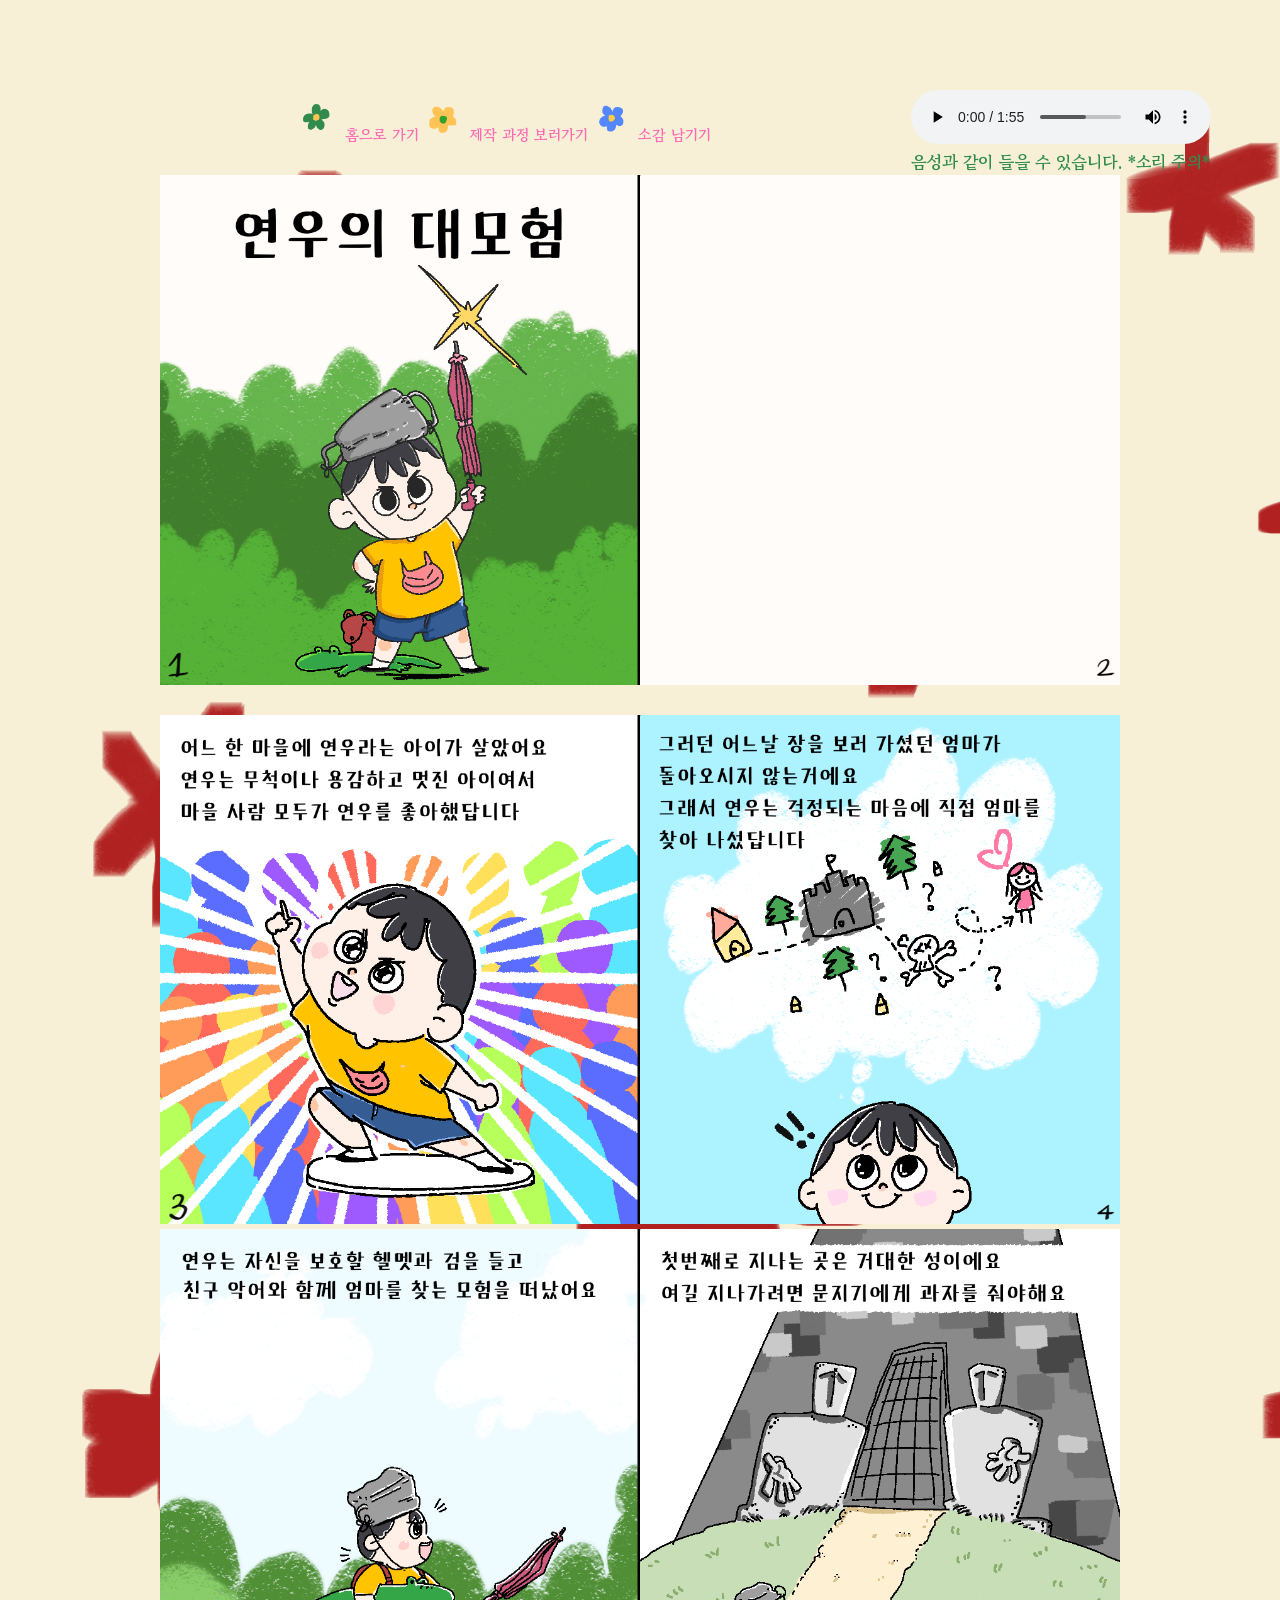
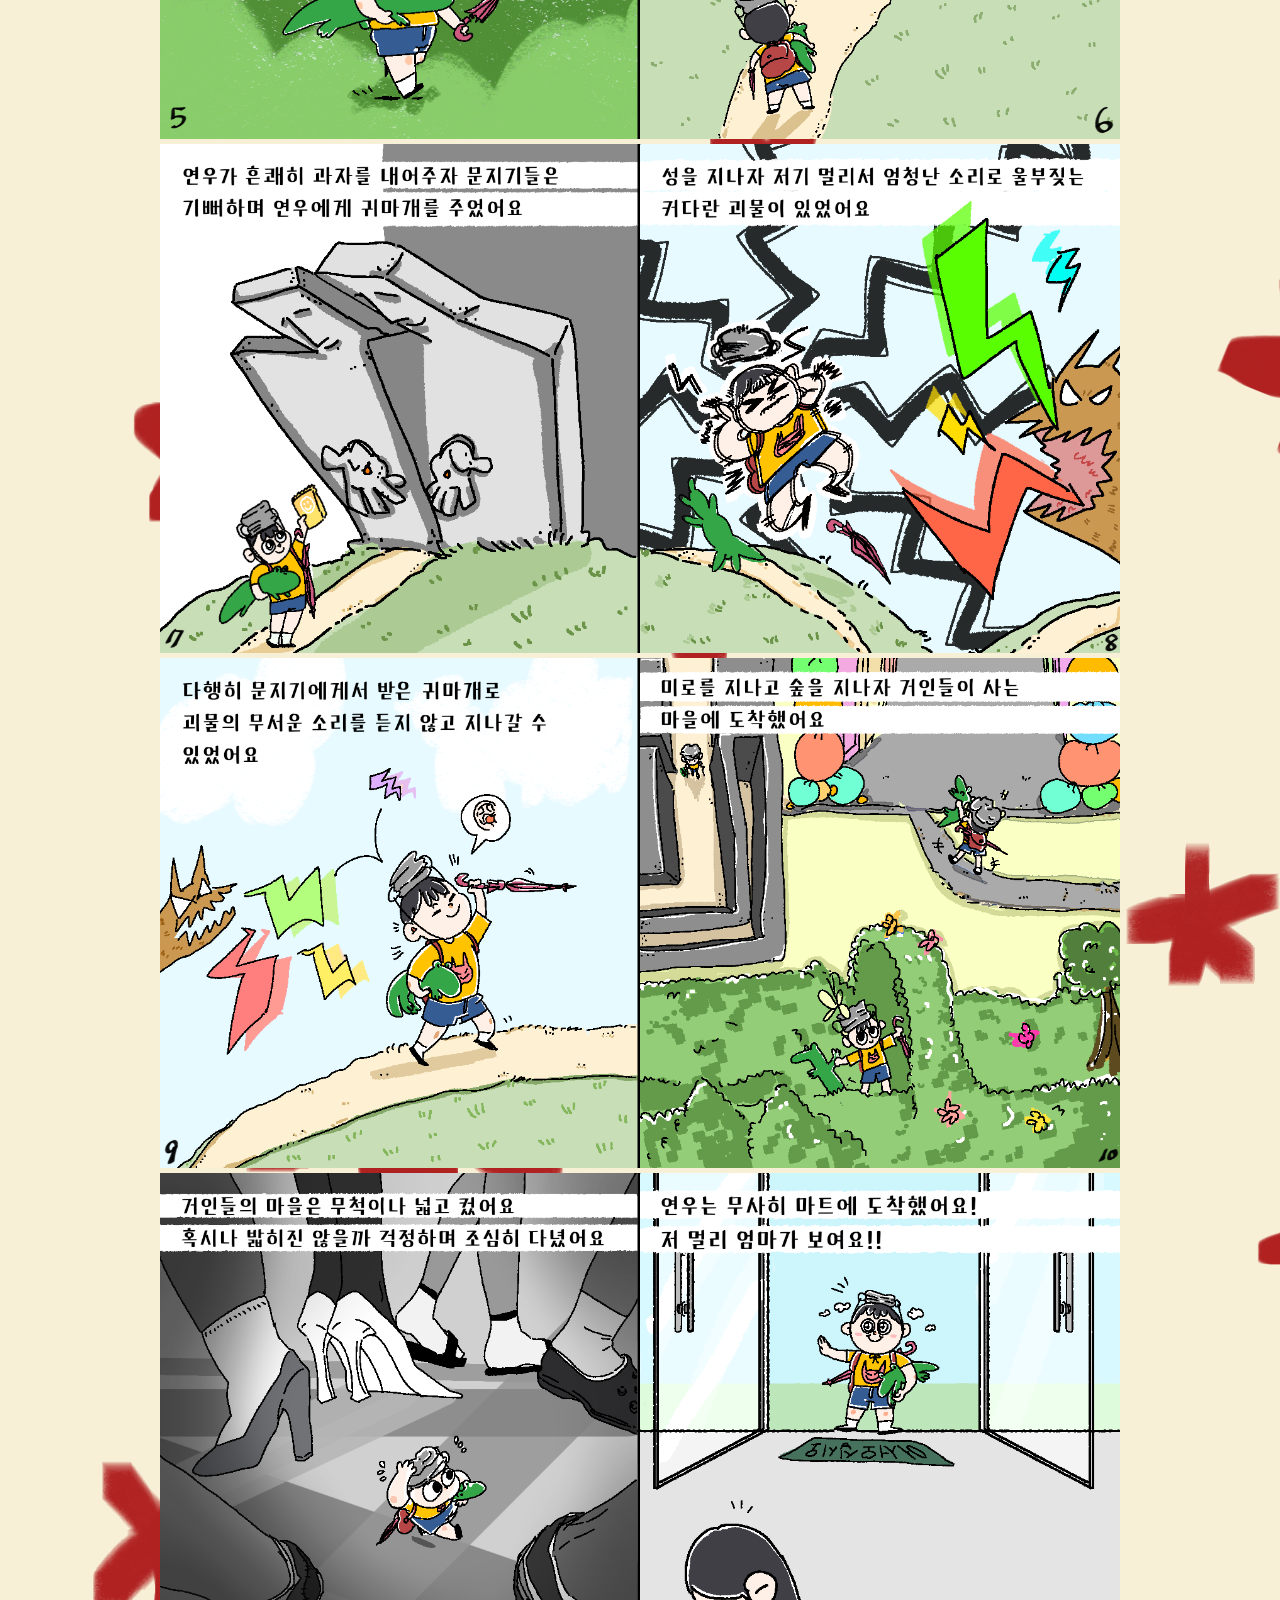
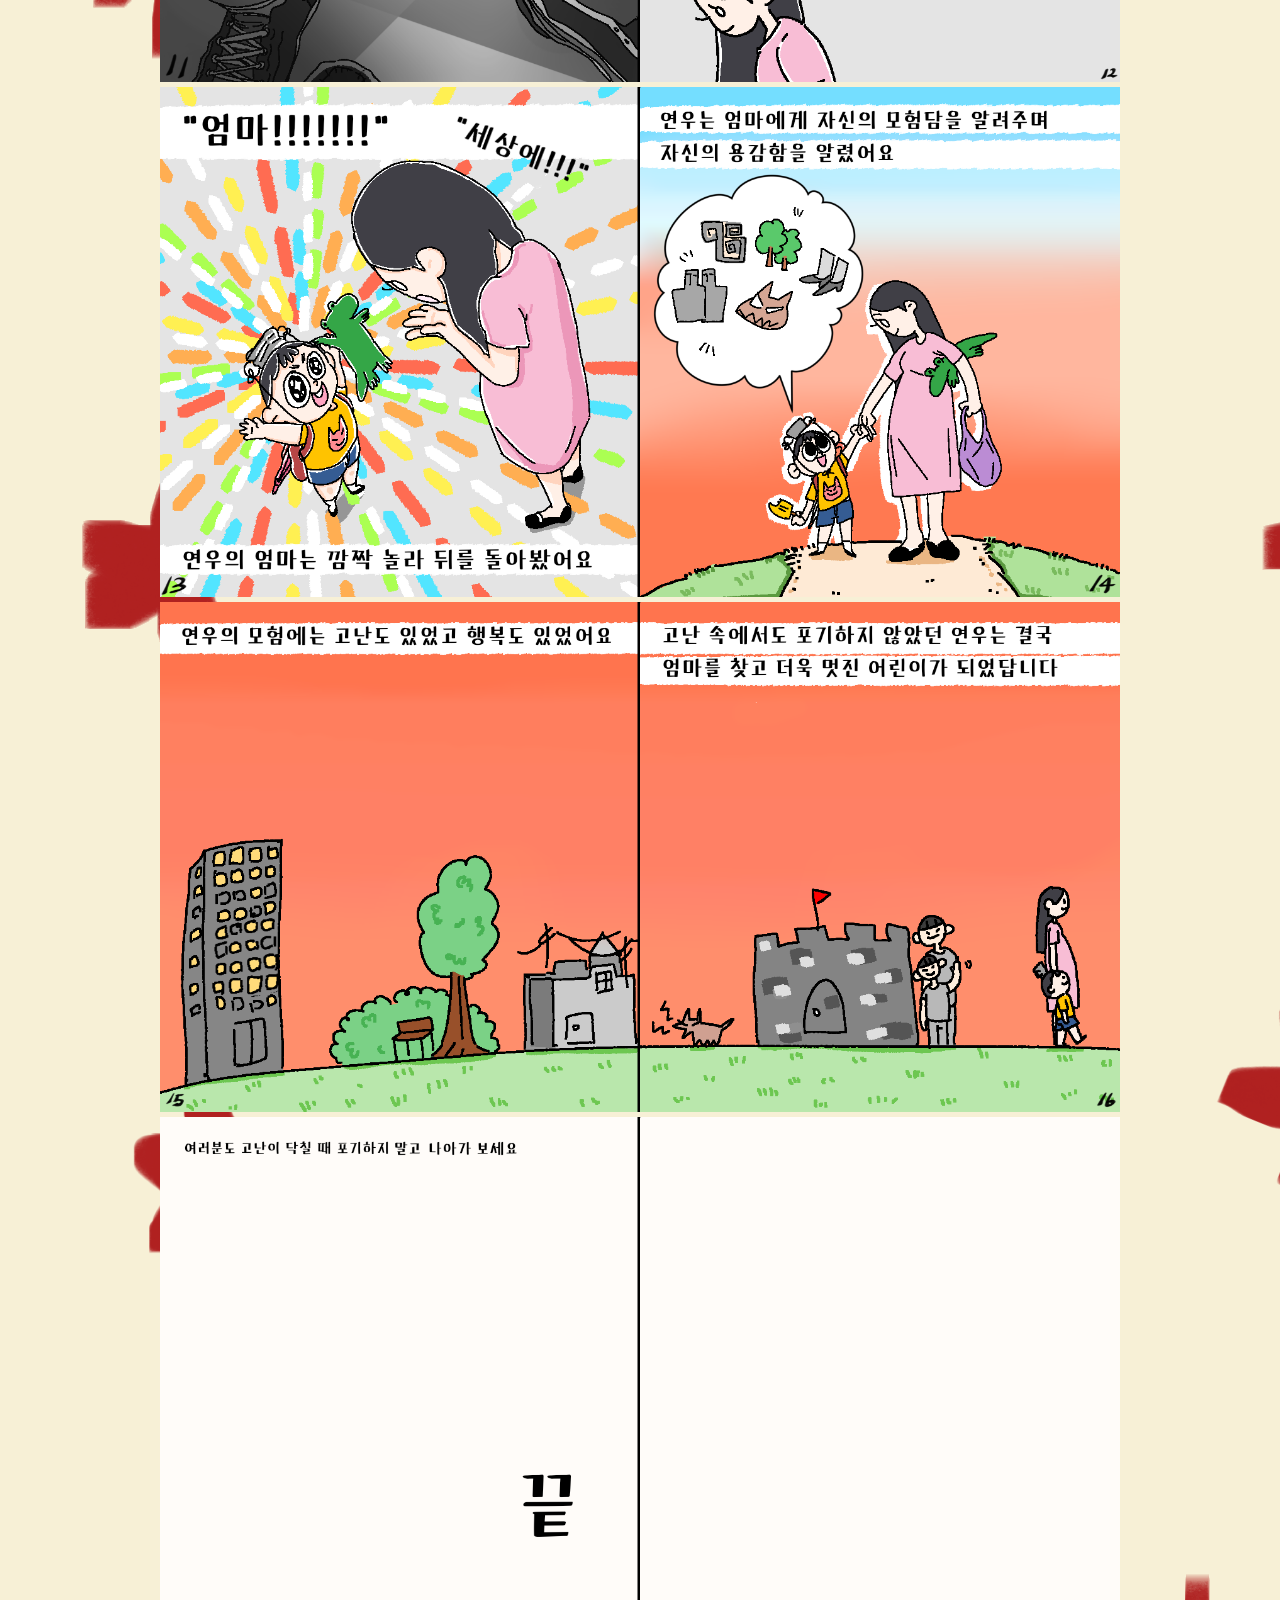
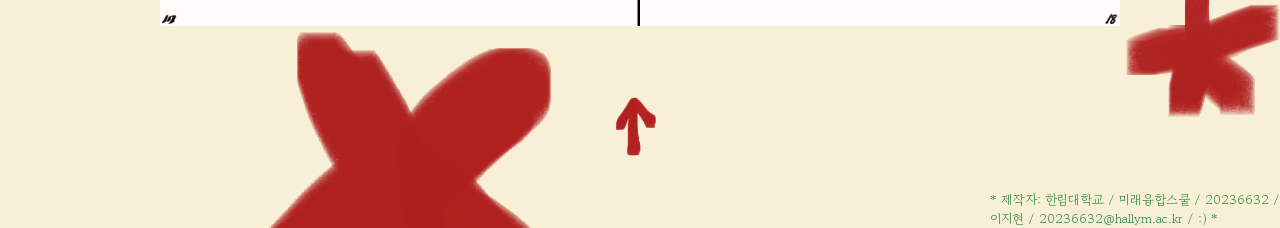
<file: webbook/book.html>
<!DOCTYPE html>
<html lang="ko">
    <head>
        <meta charset="utf-8">
        <title> 동화책 </title>
        <link href="book.css" rel="stylesheet" type="text/css">

        <style>
            body {
                background-image: url(img/red_flower_back.png);
            }

        </style>

    </head>
    <body>

        <a name="top"></a>
        <div class="font">
            <div id="menu">
                <a href="home.html"><img src="img/green_flower_menu_yellow.png" width="40px" alt="초록 꽃"> 홈으로 가기 </a> 
                <a href="make.html"><img src="img/yellow_flower_menu.png" width="40px" alt="노란 꽃"> 제작 과정 보러가기 </a>
                <a href="comment.html"><img src="img/blue_flower_menu.png" width="40px" alt="파란 꽃"> 소감 남기기 </a>
            </div>

            <div id="music">
                <audio src="music/yeonwoo_mp3.mp3" controls ></audio><br>
                    음성과 같이 들을 수 있습니다. *소리 주의*
            </div>


            <div id="book">
            
                <div id="book_cover">
                    <img src="img/yeonwoo_(1).png" width="960px" alt="yeonwoo 1">
                </div>

                <div id="book_main">
                    <img src="img/yeonwoo_(2).png" width="960px" alt="yeonwoo 2">
                    <img src="img/yeonwoo_(3).png" width="960px" alt="yeonwoo 3">
                    <img src="img/yeonwoo_(4).png" width="960px" alt="yeonwoo 4">
                    <img src="img/yeonwoo_(5).png" width="960px" alt="yeonwoo 5">
                    <img src="img/yeonwoo_(6).png" width="960px" alt="yeonwoo 6">
                    <img src="img/yeonwoo_(7).png" width="960px" alt="yeonwoo 7">
                    <img src="img/yeonwoo_(8).png" width="960px" alt="yeonwoo 8">
                    <img src="img/yeonwoo_(9).png" width="960px" alt="yeonwoo 9">
                </div>

                <a href="#top"><img src="img/red_top.png" width="150px" alt="맨 위로"></a>

            </div>

            <div id="footer">
                * 제작자: 한림대학교 / 미래융합스쿨 / 20236632 / 이지현 / 20236632@hallym.ac.kr / :) *
            </div>
    

        </div>

    </body>
</html>
</file>
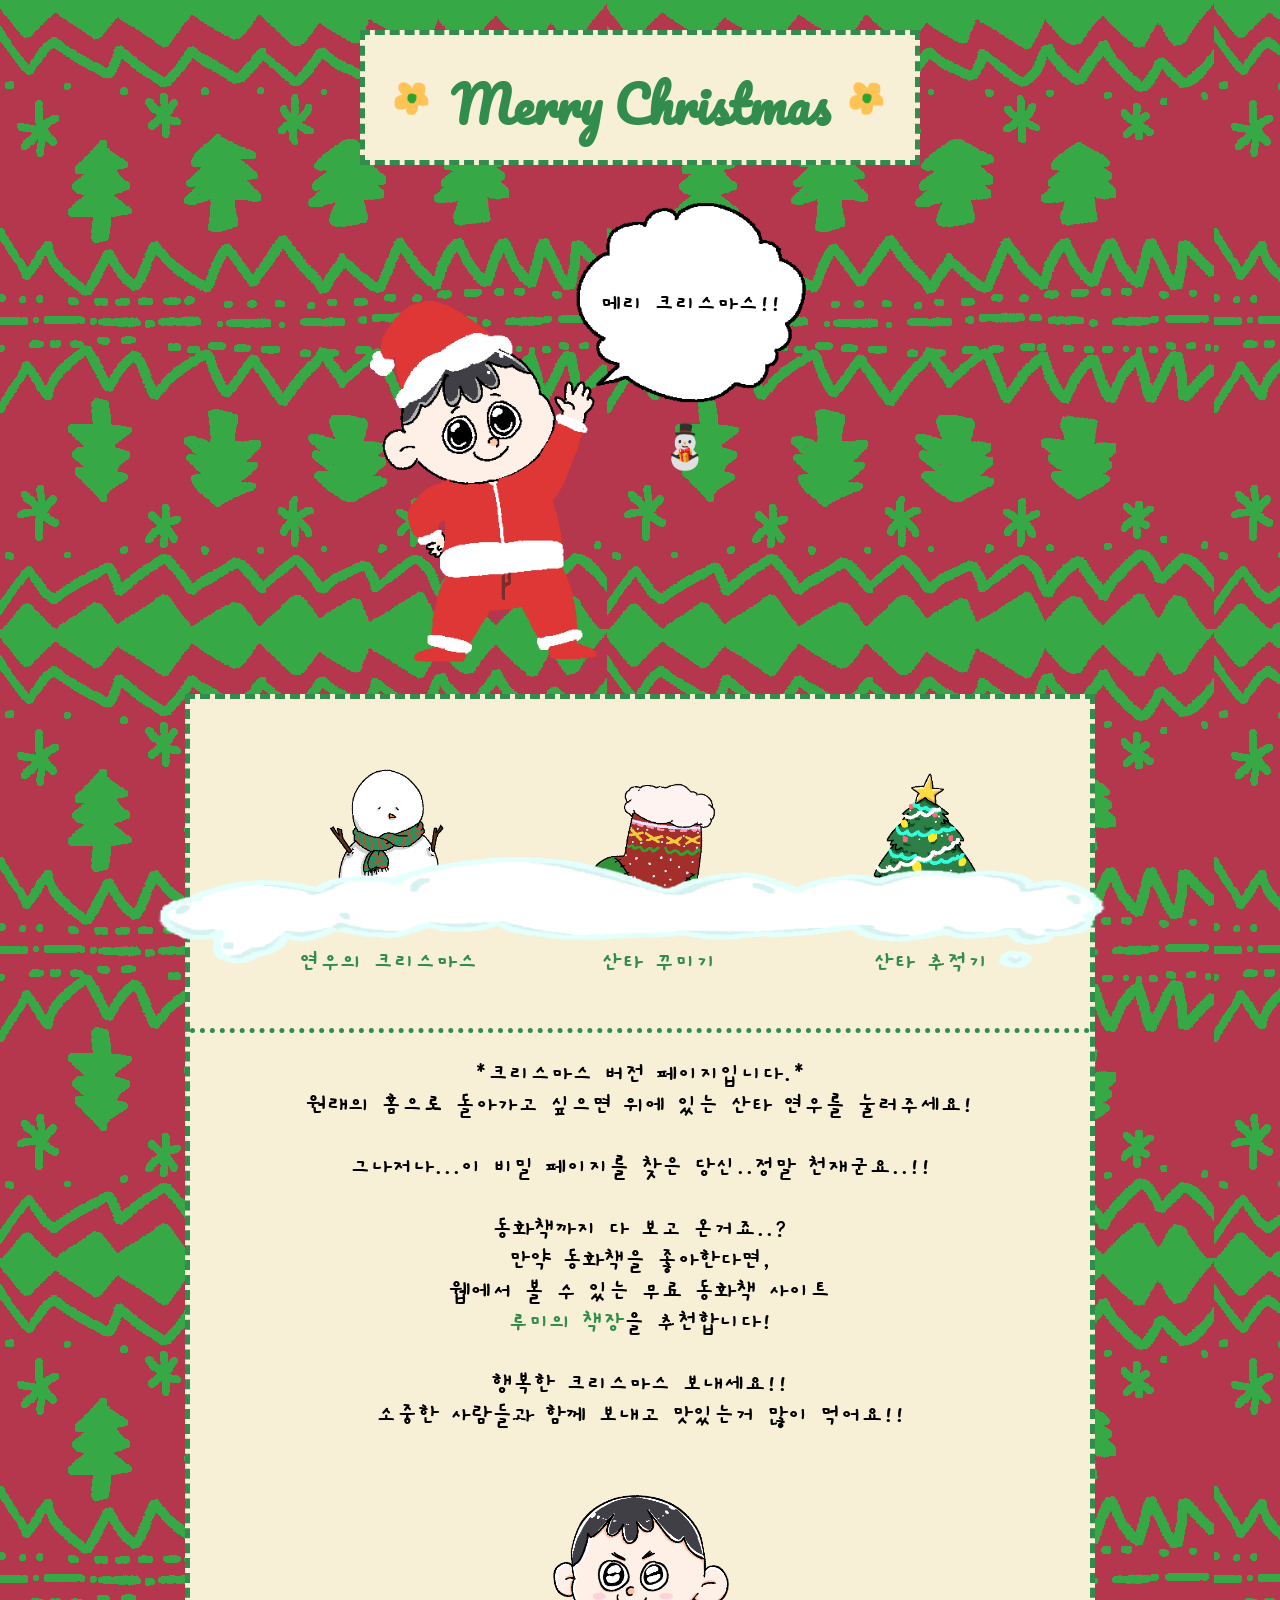
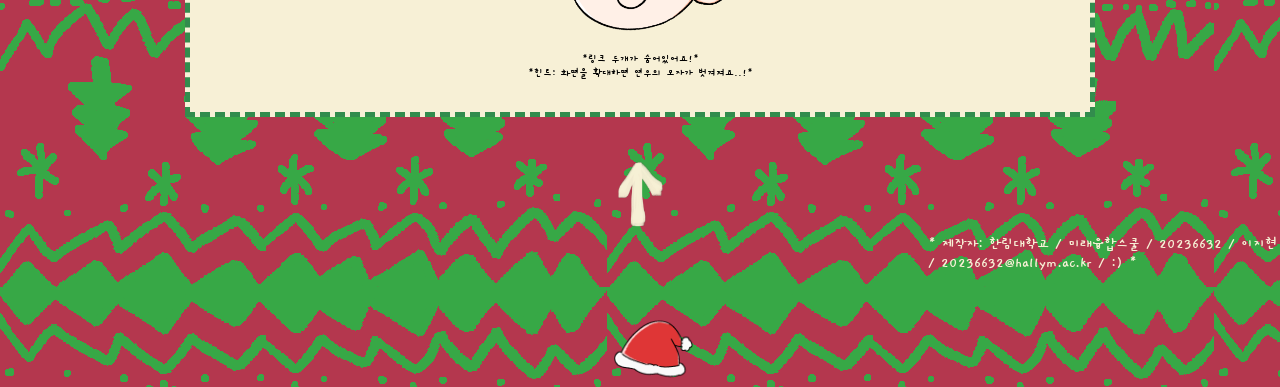
<file: webbook/christmas.html>
<!DOCTYPE html>
<html lang="ko">
    <head>
        <meta charset="utf-8">
        <title> Merry Christmas </title>
        <link href="christmas.css" rel="stylesheet" type="text/css">

        <style>
            body {
                background-image: url(img/santa_back.png);
            }
        </style>

    </head>
    
    <body>

        <div class="font">
            <div id="wrap">
                <a name="top"></a>
                <div id="header">
                    <div id="snow">
                        <img src="img/snow.png" width="1100px" height="300px"  alt="눈">
                    </div>
                    <div id="title">
                        <img src="img/yellow_flower_menu.png" width="50px" alt="노란색 꽃"></a> Merry Christmas <img src="img/yellow_flower_menu.png" width="50px" alt="노란색 꽃"></a>
                    </div>
                </div>

                <div id="contents">
                    <div id="contents_img">
                        <a target="_blank" href="home.html"><img src="img/santa_yeonwoo_balloon.png" width="500px" alt="메인 산타 연우">
                        <div id="contents_text">
                        메리 크리스마스!!<br>
                    </div></a>
                    </div>
                </div>
                <div id="contents_bonus">
                    <a target="_blank" href="https://emojikitchen.dev/"><img src="img/snowman.png" width="50px" alt="눈사람"></a>
                </div>

                <div id="main">
                    <div id="menu">
                        <ul>
                            <li> <a target="_blank" href="special.html"><figure><img src="img/santa_snow.png" width="180px" alt="눈사람"><br>
                                <figcaption> 연우의 크리스마스 </figcaption></figure></a> </li>
                            <li> <a target="_blank" href="https://santatracker.google.com/intl/ko/santaselfie.html"><figure><img src="img/santa_shose.png" width="180px"alt="양말"><br>
                                <figcaption> 산타 꾸미기 </figcaption></figure></a> </li>
                            <li> <a target="_blank" href="https://www.noradsanta.org/ko/"><figure><img src="img/santa_tree.png" width="182px"alt="트리"><br>
                                <figcaption> 산타 추적기 </figcaption></figure></a> </li>
                        </ul>

                        <div id="add">
                            <div id="text">
                                *크리스마스 버전 페이지입니다.*<br>
                                원래의 홈으로 돌아가고 싶으면 위에 있는 산타 연우를 눌러주세요!<br>
                                <br>
                                그나저나...이 비밀 페이지를 찾은 당신..정말 천재군요..!!<br>
                                <br>  
                                동화책까지 다 보고 온거죠..?<br> 
                                만약 동화책을 좋아한다면, <br> 
                                웹에서 볼 수 있는 무료 동화책 사이트 <br> 
                                <a target="_blank" href="https://rumibooks.net/">루미의 책장</a>을 추천합니다!
                                <br>
                                <br>
                                행복한 크리스마스 보내세요!! <br>
                                소중한 사람들과 함께 보내고 맛있는거 많이 먹어요!!
                                <br> 
                                <br>
                            </div>
                            <div id="img">
                                <a target="_blank" href="https://www.wizardingworld.com/sorting-hat"> <img src="img/santa_head.png" width="80px" alt="산타 모자"> </a>
                            </div>
                            <div id="add_img">
                                <a target="_blank" href="https://youtu.be/GnpkJyTmBsA?si=bW73NaYWtRbjJFUf"> <img src="img/yeonwoo.png" width="180px" alt="연우 얼굴"></a>
                                <br>
                                <br>
                                *링크 두개가 숨어있어요!*
                                <br>
                                *힌트: 화면을 확대하면 연우의 모자가 벗겨져요..!*
                            </div>
                            <br>
                        </div>
                    </div>

                    
                </div>

                <br><br>
                <a href="#top"><img src="img/white_top.png" width="50px" alt="맨 위로"></a>

            </div>


            <div id="footer">
                 * 제작자: 한림대학교 / 미래융합스쿨 / 20236632 / 이지현 / 20236632@hallym.ac.kr / :) *
            </div>
        </div>

    </body>
</html>
</file>
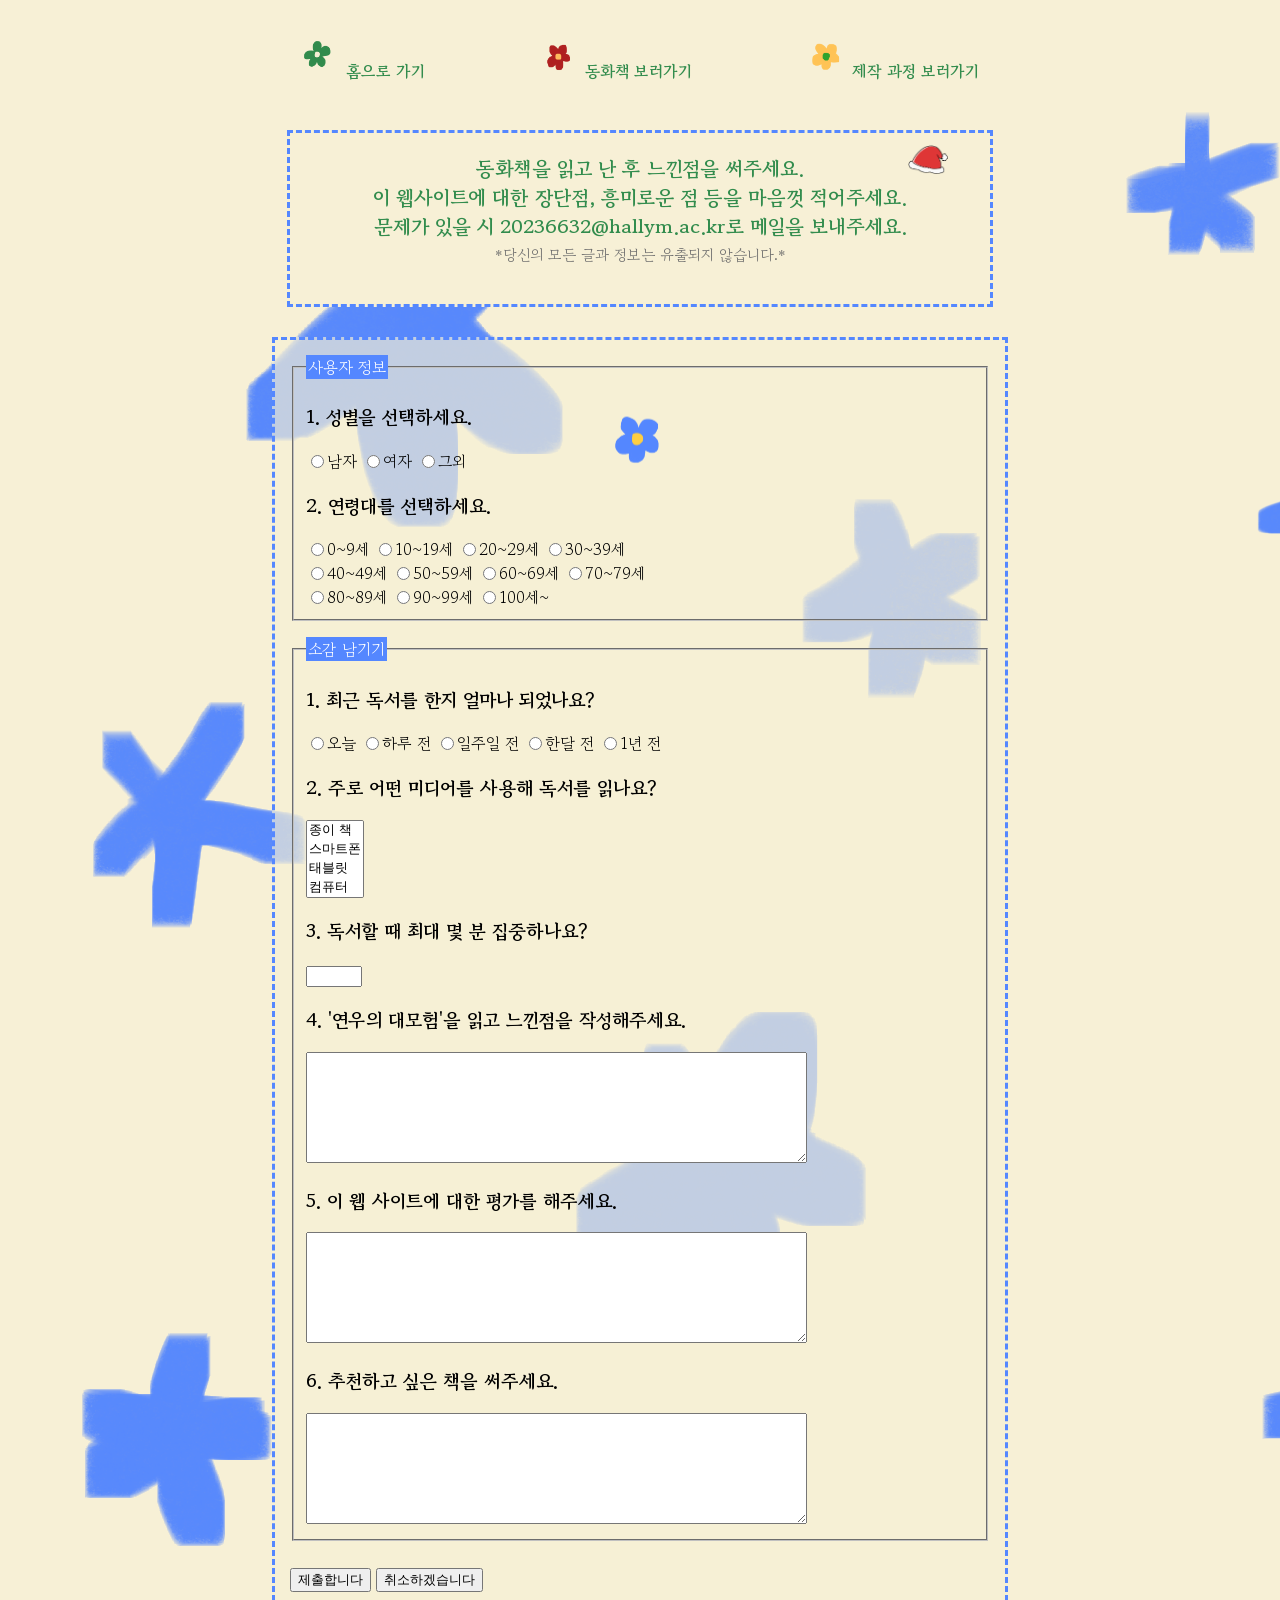
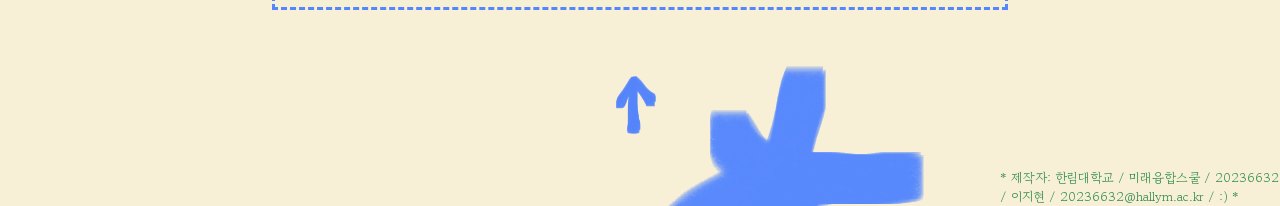
<file: webbook/comment.html>
<!DOCTYPE html>
<html lang="ko">
    <head>
        <meta charset="utf-8">
        <title> 소감 남기기 </title>
        <link href="comment.css" rel="stylesheet" type="text/css">

        <style>
            body {
                background-image: url(img/blue_flower_back.png);
            }
        </style>

    
    </head>
    <body>
        <div class="font">
            <a name="top"></a>
            <div id="wrap">

                <div id="menu">
                    <ul>
                        <li><a href="home.html"><img src="img/green_flower_menu_white.png" width="40px" alt="초록 꽃"> 홈으로 가기 </a></li>
                        <li><a href="book.html"><img src="img/red_flower_menu.png" width="40px" alt="빨간 꽃"> 동화책 보러가기 </a></li>
                        <li><a href="make.html"><img src="img/yellow_flower_menu.png" width="40px" alt="노란 꽃"> 제작 과정 보러가기 </a></li>
                    </ul>
                </div>

                <div id="santa">
                    <a target="_blank" href="christmas.html"><img src="img/santa_head.png" width="40px" alt="산타모자"></a>
                </div>

                <div id="header">

                    <div id="text">
                        동화책을 읽고 난 후 느낀점을 써주세요.<br>
                        이 웹사이트에 대한 장단점, 흥미로운 점 등을 마음껏 적어주세요.<br>
                        문제가 있을 시 20236632@hallym.ac.kr로 메일을 보내주세요.<br>
                    </div>
                    <div id="text_s">
                        *당신의 모든 글과 정보는 유출되지 않습니다.*<br>
                    </div>
                    
                </div>

                <div id="flower">
                    <img src="img/blue_flower_menu.png" width="72px" alt="파란 꽃">
                </div>

                <div id="form">

                    <form>

                            <fieldset>
                
                                <legend style="background-color: #5487ff; color: rgb(255, 255, 255);">사용자 정보</legend>
                                
                                <h3>1. 성별을 선택하세요.</h3>
                                    <input type="radio" name="gender" value="m">남자
                                    <input type="radio" name="gender" value="w">여자
                                    <input type="radio" name="gender" value="o">그외
        
                                
                                <h3>2. 연령대를 선택하세요.</h3>
                                    <input type="radio" name="age" value="z">0~9세
                                    <input type="radio" name="age" value="t">10~19세
                                    <input type="radio" name="age" value="tw">20~29세
                                    <input type="radio" name="age" value="th">30~39세<br>
                                    <input type="radio" name="age" value="fo">40~49세
                                    <input type="radio" name="age" value="fi">50~59세
                                    <input type="radio" name="age" value="si">60~69세
                                    <input type="radio" name="age" value="se">70~79세<br>
                                    <input type="radio" name="age" value="ei">80~89세
                                    <input type="radio" name="age" value="ni">90~99세
                                    <input type="radio" name="age" value="te">100세~
                
                            </fieldset>
                       
            
                        <p></p>
            
                        <fieldset>
                            
                            <legend style="background-color: #5487ff; color: rgb(255, 255, 255);">소감 남기기</legend>
                            
            
                            <h3>1. 최근 독서를 한지 얼마나 되었나요? </h3>
                                <input type="radio" name="read" value="z">오늘
                                <input type="radio" name="read" value="t">하루 전
                                <input type="radio" name="read" value="tw">일주일 전
                                <input type="radio" name="read" value="th">한달 전
                                <input type="radio" name="read" value="fo">1년 전

            
                            <h3>2. 주로 어떤 미디어를 사용해 독서를 읽나요? </h3>
                                <select id="use" size="4">
                                    <option value="p">종이 책</option>
                                    <option value="sm">스마트폰</option>
                                    <option value="tb">태블릿</option>
                                    <option value="com">컴퓨터</option>
                                    <option value="t">그외</option>
                                </select>
            
                            <h3>3. 독서할 때 최대 몇 분 집중하나요? </h3>
                                <input type="number" min="0" max="360" step="1">
            
                            
                            <h3>4. '연우의 대모험'을 읽고 느낀점을 작성해주세요.</h3>
                                <textarea cols="60" rows="7" id="comments"></textarea>

                            <h3>5. 이 웹 사이트에 대한 평가를 해주세요.</h3>
                                <textarea cols="60" rows="7" id="comments"></textarea>
            
                            <h3>6. 추천하고 싶은 책을 써주세요.</h3>
                                <textarea cols="60" rows="7" id="comments"></textarea>
            
                        </fieldset>
            
                        <br>
                        
                        <input type="submit" value="제출합니다">
                        <input type="reset" value="취소하겠습니다">
                    
            
                    </form>

                   
                </div>

                <a href="#top"><img src="img/blue_top.png" width="150px" alt="맨 위로"></a>

            </div>


            <div id="footer">
                * 제작자: 한림대학교 / 미래융합스쿨 / 20236632 / 이지현 / 20236632@hallym.ac.kr / :) *
            </div>

        </div>
    </body>
</html>
</file>
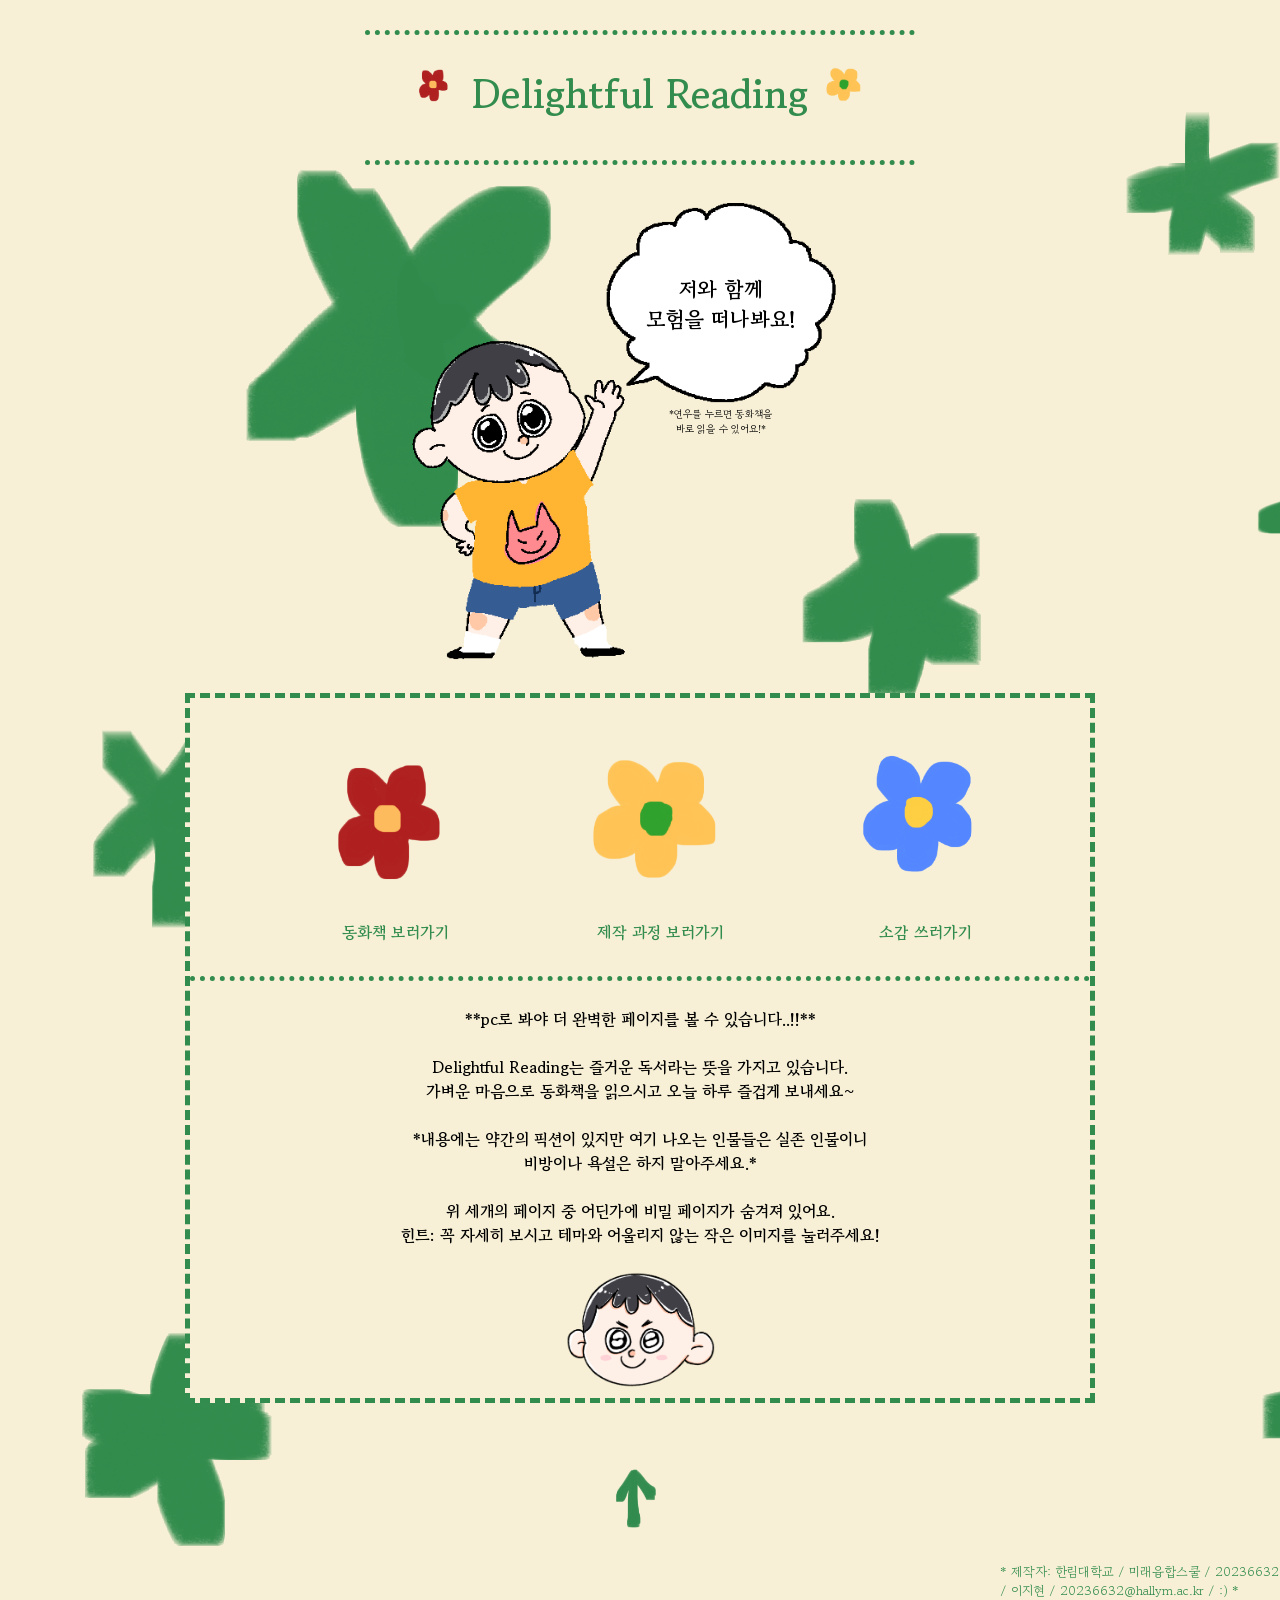
<file: webbook/home.html>
<!DOCTYPE html>
<html lang="ko">
    <head>
        <meta charset="utf-8">
        <title> Delightful Reading </title>
        <link href="home.css" rel="stylesheet" type="text/css">

        <style>
            body {
                background-image: url(img/green_flower_back.png);
            }
        </style>

    </head>
    <body> 
        <div class="font">
            <div id="wrap">
                <a name="top"></a>
                <div id="header">
                    <div id="title">
                        <a href="book.html"><img src="img/red_flower_menu.png" width="50px" alt="빨간색 꽃"></a> Delightful Reading  <a href="make.html"><img src="img/yellow_flower_menu.png" width="50px" alt="노란색 꽃"></a>
                    </div>
                </div>

                <div id="contents">
                    <div id="contents_img">
                        <a href="book.html"><img src="img/yeonwoo_balloon.png" width="500px" alt="메인 연우">
                        <div id="contents_text">
                        저와 함께 <br> 모험을 떠나봐요!<br>
                    </div>
                        <div id="contents_bonus">
                        *연우를 누르면 동화책을<br>바로 읽을 수 있어요!*
                    </div></a>
                    </div>
                </div>

                <div id="main">
                    <div id="menu">
                        <ul>
                            <li> <a href="book.html"><figure><img src="img/red_flower_menu.png" width="180px" alt="빨간 꽃"><br>
                                <figcaption> 동화책 보러가기</figcaption></figure></a> </li>
                            <li> <a href="make.html"><figure><img src="img/yellow_flower_menu.png" width="180px"alt="노란 꽃"><br>
                                <figcaption> 제작 과정 보러가기</figcaption></figure></a> </li>
                            <li> <a href="comment.html"><figure><img src="img/blue_flower_menu.png" width="180px"alt="파란 꽃"><br>
                                <figcaption> 소감 쓰러가기</figcaption></figure></a> </li>
                        </ul>

                        <div id="add">
                            <div id="text">
                                **pc로 봐야 더 완벽한 페이지를 볼 수 있습니다..!!**<br>
                                <br>
                                Delightful Reading는 즐거운 독서라는 뜻을 가지고 있습니다.<br>
                                가벼운 마음으로 동화책을 읽으시고 오늘 하루 즐겁게 보내세요~ <br> 
                                <br>
                                *내용에는 약간의 픽션이 있지만 여기 나오는 인물들은 실존 인물이니 
                                <br>비방이나 욕설은 하지 말아주세요.*<br> 
                                <br> 
                                위 세개의 페이지 중 어딘가에 비밀 페이지가 숨겨져 있어요.<br>  
                                힌트: 꼭 자세히 보시고 테마와 어울리지 않는 작은 이미지를 눌러주세요!
                                
                                <br> 
                                <br>
                                <a href="book.html"><img src="img/yeonwoo.png" width="150px" alt="연우 얼굴"></a>
        
        
                            </div>
                        </div>
                    </div>

                    
                </div>

                <a href="#top"><img src="img/green_top.png" width="150px" alt="맨 위로"></a>

            </div>


            <div id="footer">
                 * 제작자: 한림대학교 / 미래융합스쿨 / 20236632 / 이지현 / 20236632@hallym.ac.kr / :) *
            </div>
        </div>

    </body>
</html>
</file>
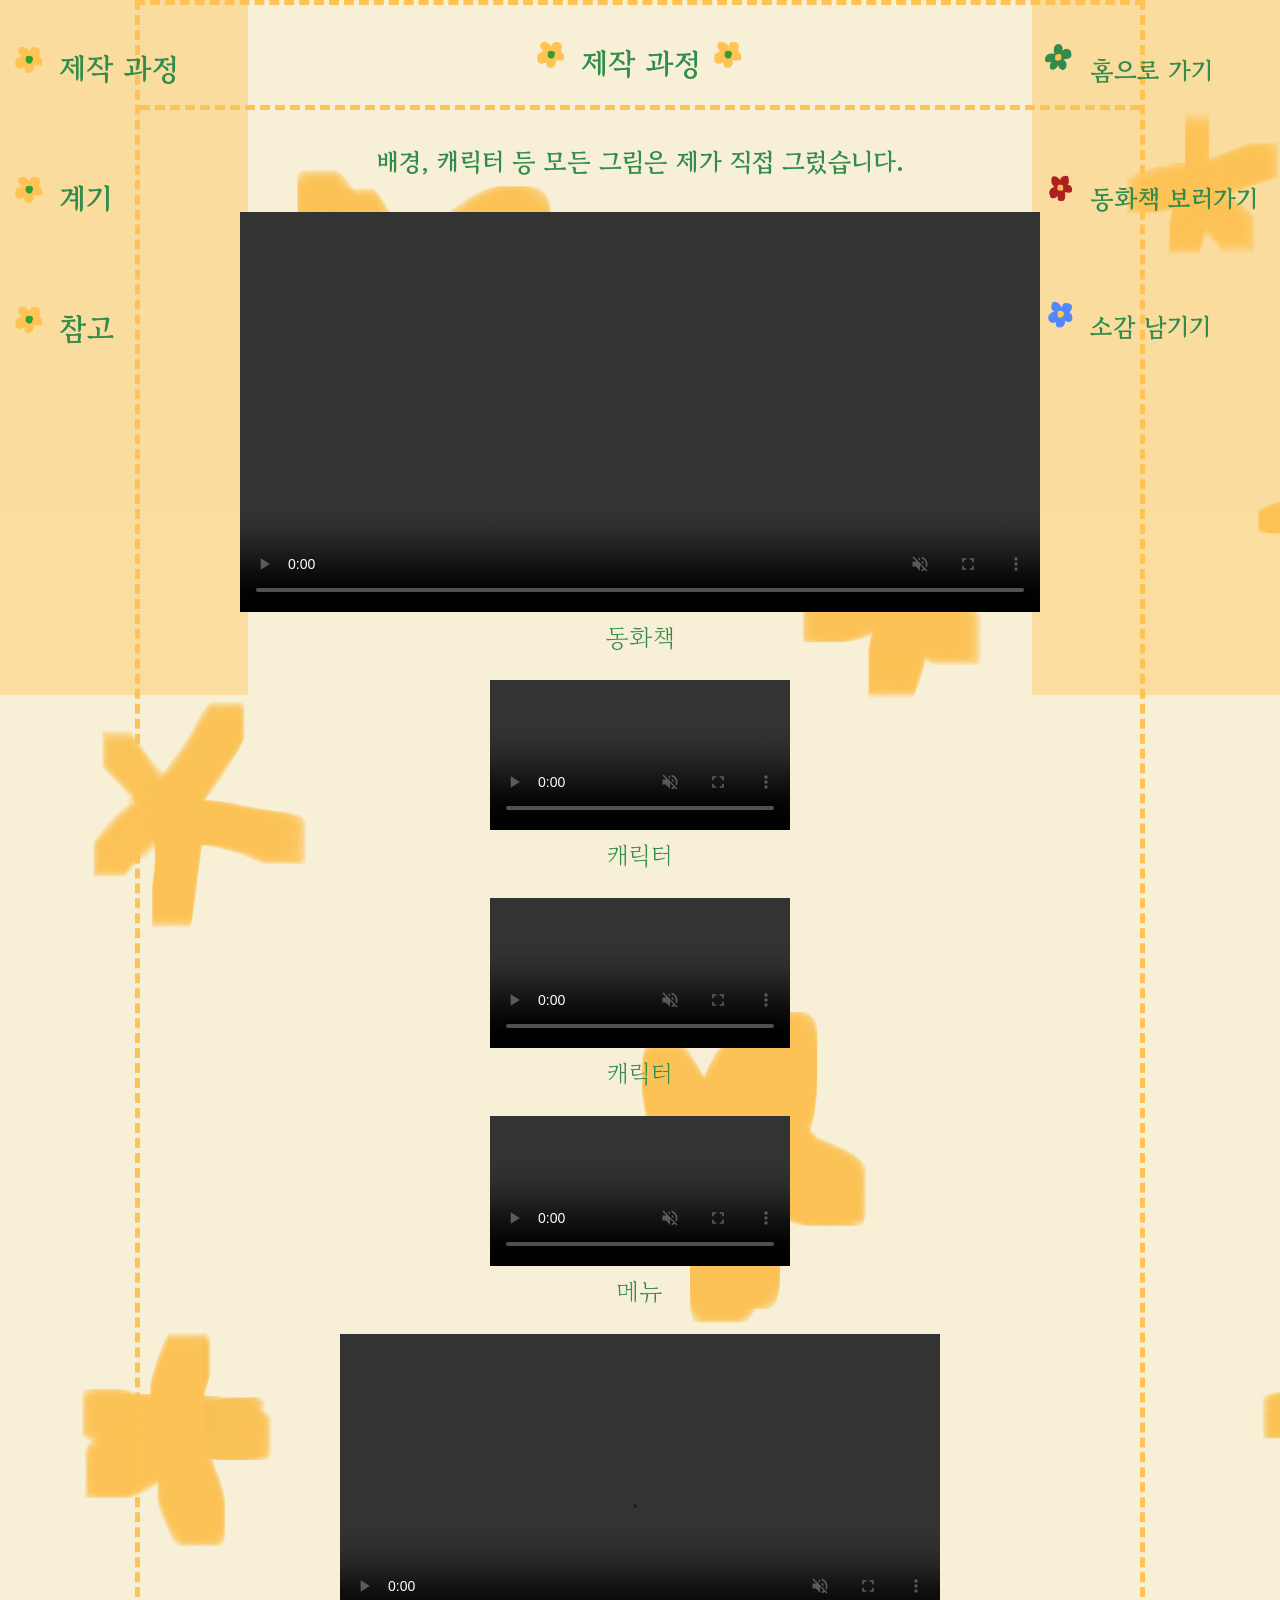
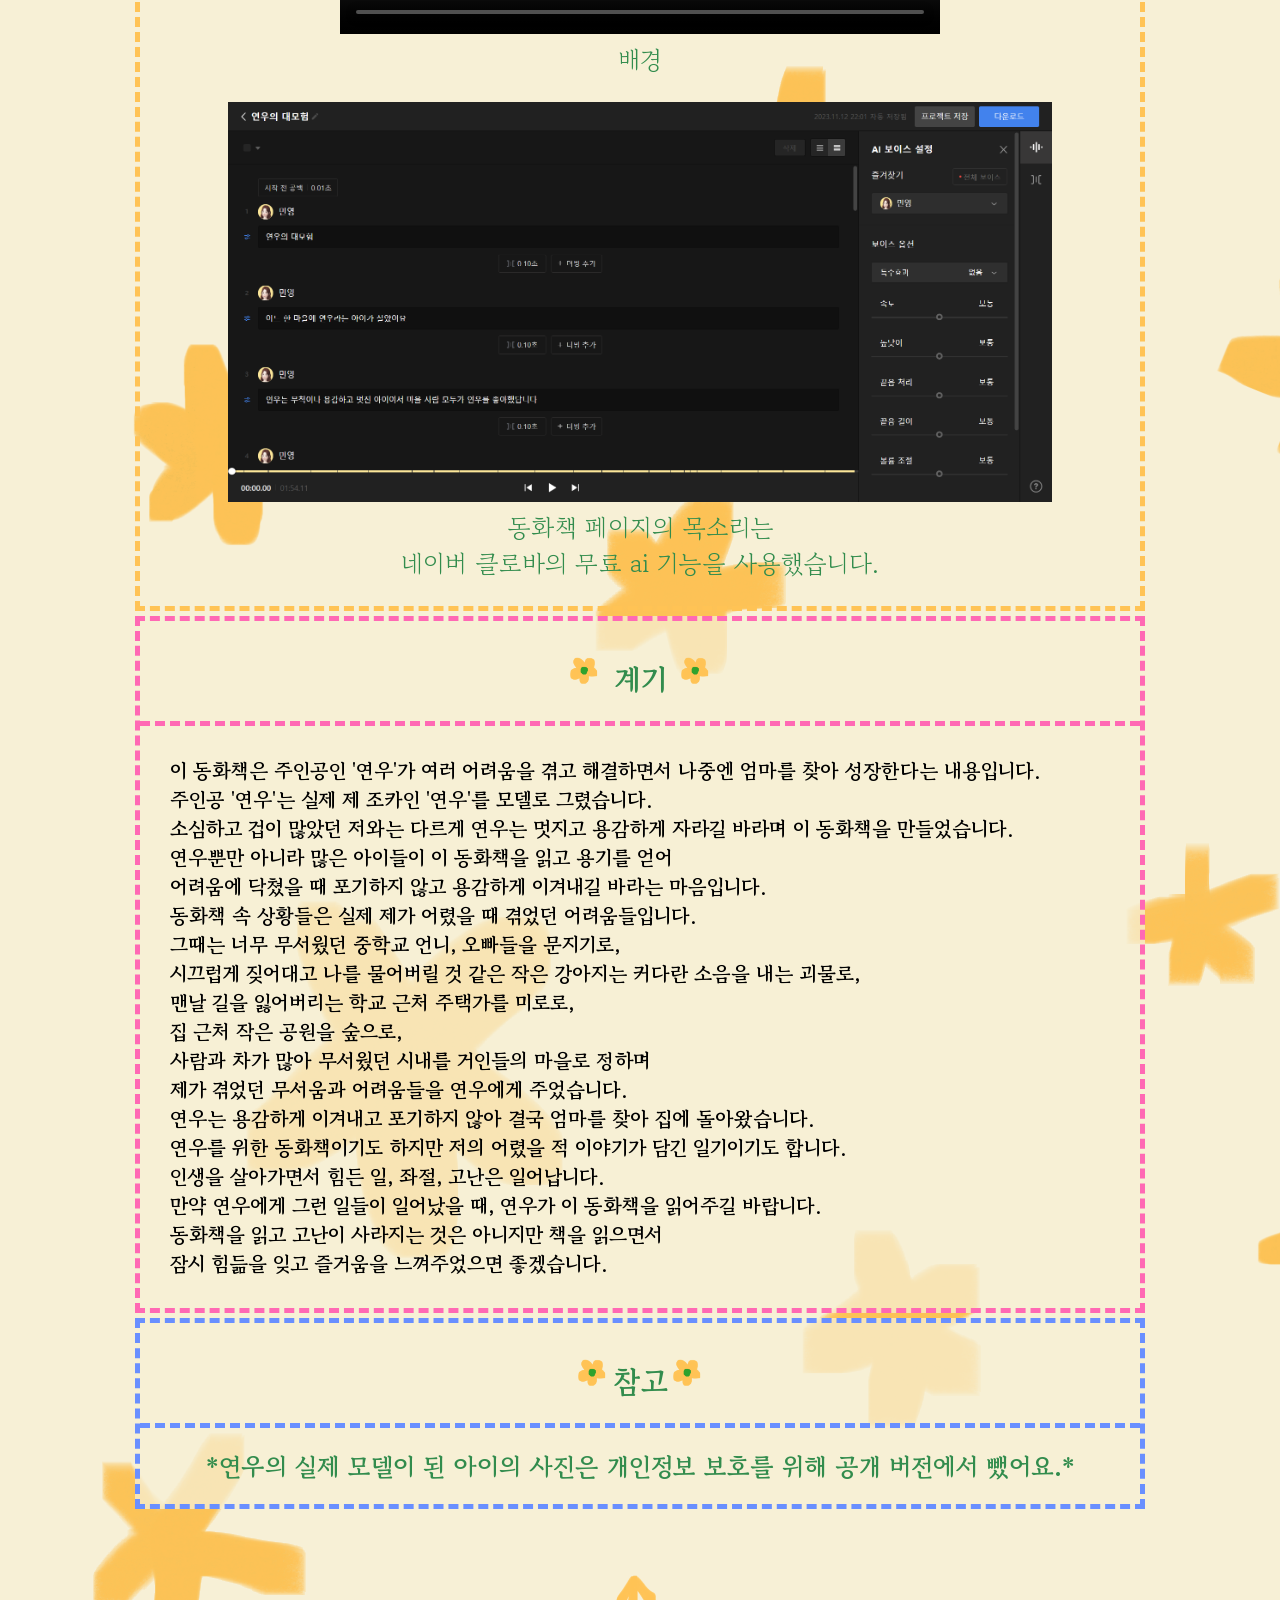
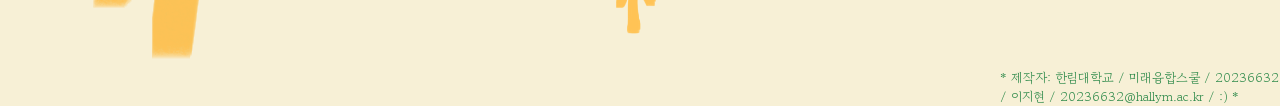
<file: webbook/make.html>
<!DOCTYPE html>
<html lang="ko">
    <head>
        <meta charset="utf-8">
        <title> 제작 과정 </title>
        <link href="make.css" rel="stylesheet" type="text/css">

        <style>
            body {
                background-image: url(img/yellow_flower_back.png);
            }

        </style>



    </head>
    
        <div class="font">

            <div id="wrap"><a name="top"></a>


                <div id="home_menu">
                        <ul>
                            <li><a href="home.html"><img src="img/green_flower_menu_yellow.png" width="40px" alt="초록꽃"> 홈으로 가기 </a></li> 
                            <li><a href="book.html"><img src="img/red_flower_menu.png" width="40px" alt="빨간 꽃"> 동화책 보러가기 </a></li>
                            <li><a href="comment.html"><img src="img/blue_flower_menu.png" width="40px" alt="파란 꽃"> 소감 남기기 </a></li>
                        </ul>
                </div>

                <div id="header">
                    <div id="menu">
                        <ul> 
                            <li><a href="#one"><img src="img/yellow_flower_menu.png" width="40px"alt="노란 꽃"> 제작 과정 </a></li>
                            <li><a href="#two"><img src="img/yellow_flower_menu.png" width="40px"alt="노란 꽃"> 계기 </a></li>
                            <li><a href="#three"><img src="img/yellow_flower_menu.png" width="40px"alt="노란 꽃"> 참고 </a></li>
                        </ul>
                    </div>


                        <div id="one"><a name="one"></a>
                            <div id="one_title">
                                <img src="img/yellow_flower_menu.png" width="40px"alt="노란 꽃"> 제작 과정 <img src="img/yellow_flower_menu.png" width="40px"alt="노란 꽃">
                            </div>
                            <div id="one_v">
                                <h4> 배경, 캐릭터 등 모든 그림은 제가 직접 그렀습니다. </h4>
                                <figure><video src="video/book_making_file.mp4" height="400px" controls muted></video><br><figcaption>동화책</figcaption></figure>
                                <figure><video src="video/main_yeonwoo_making_file.mp4" width="300px" controls muted></video><figcaption>캐릭터</figcaption></figure>
                                <figure><video src="video/yeonwoo_making_file.mp4" width="300px" controls muted></video><figcaption>캐릭터</figcaption></figure>
                                <figure><video src="video/flower_making_file.mp4" width="300px" controls muted></video><figcaption>메뉴</figcaption></figure>
                                <figure><video src="video/flower_back_making_file.mp4" height="300px" controls muted></video><figcaption>배경</figcaption></figure>
                                <figure><img src="img/yeonwoo_scan.png" height="400px" alt="목소리 제작 과정"></video><figcaption> 동화책 페이지의 목소리는 <br> <a target="_blank" href="https://clova.ai/voice/"> 네이버 클로바</a>의 무료 ai 기능을 사용했습니다. </figcaption></figure>
                            </div>
                        </div>
                            
                        <div id="two"><a name="two"></a>
                            <div id="two_title">
                                <img src="img/yellow_flower_menu.png" width="40px"alt="노란 꽃"> 계기 <img src="img/yellow_flower_menu.png" width="40px"alt="노란 꽃">
                            </div>
                            <div id="two_text">
                                이 동화책은 주인공인 '연우'가 여러 어려움을 겪고 해결하면서 나중엔 엄마를 찾아 성장한다는 내용입니다.<br>
                                주인공 '연우'는 실제 제 조카인 '연우'를 모델로 그렸습니다.<br>
                                소심하고 겁이 많았던 저와는 다르게 연우는 멋지고 용감하게 자라길 바라며 이 동화책을 만들었습니다.<br>
                                연우뿐만 아니라 많은 아이들이 이 동화책을 읽고 용기를 얻어<br>
                                어려움에 닥쳤을 때 포기하지 않고 용감하게 이겨내길 바라는 마음입니다.<br> 
                                동화책 속 상황들은 실제 제가 어렸을 때 겪었던 어려움들입니다. <br>
                                그때는 너무 무서웠던 중학교 언니, 오빠들을 문지기로, <br>
                                시끄럽게 짖어대고 나를 물어버릴 것 같은 작은 강아지는 커다란 소음을 내는 괴물로,<br>
                                맨날 길을 잃어버리는 학교 근처 주택가를 미로로,<br> 
                                집 근처 작은 공원을 숲으로,<br>
                                사람과 차가 많아 무서웠던 시내를 거인들의 마을로 정하며 <br>
                                제가 겪었던 무서움과 어려움들을 연우에게 주었습니다.<br>
                                연우는 용감하게 이겨내고 포기하지 않아 결국 엄마를 찾아 집에 돌아왔습니다.<br>
                                연우를 위한 동화책이기도 하지만 저의 어렸을 적 이야기가 담긴 일기이기도 합니다.<br>
                                인생을 살아가면서 힘든 일, 좌절, 고난은 일어납니다. <br>
                                만약 연우에게 그런 일들이 일어났을 때, 연우가 이 동화책을 읽어주길 바랍니다.<br>  
                                동화책을 읽고 고난이 사라지는 것은 아니지만 책을 읽으면서<br>
                                잠시 힘듦을 잊고 즐거움을 느껴주었으면 좋겠습니다.<br>  
                                
                            </div>
                        </div>
                            
                        
                        <div id="three"><a name="three"></a>
                            <div id="three_title">
                                <img src="img/yellow_flower_menu.png" width="40px"alt="노란 꽃">참고<img src="img/yellow_flower_menu.png" width="40px"alt="노란 꽃">
                            </div>
                            <div id="three_text">
                                *연우의 실제 모델이 된 아이의 사진은 개인정보 보호를 위해 공개 버전에서 뺐어요.*
                            </div>
                            <div id="three_img">
</div>
                        </div>

                </div>


                <a href="#top"><img src="img/yellow_top.png" width="150px" alt="맨 위로"></a>
                
            </div>

            <div id="footer">
                * 제작자: 한림대학교 / 미래융합스쿨 / 20236632 / 이지현 / 20236632@hallym.ac.kr / :) *
            </div>

        </div>

            
    </body>

</html>
</file>
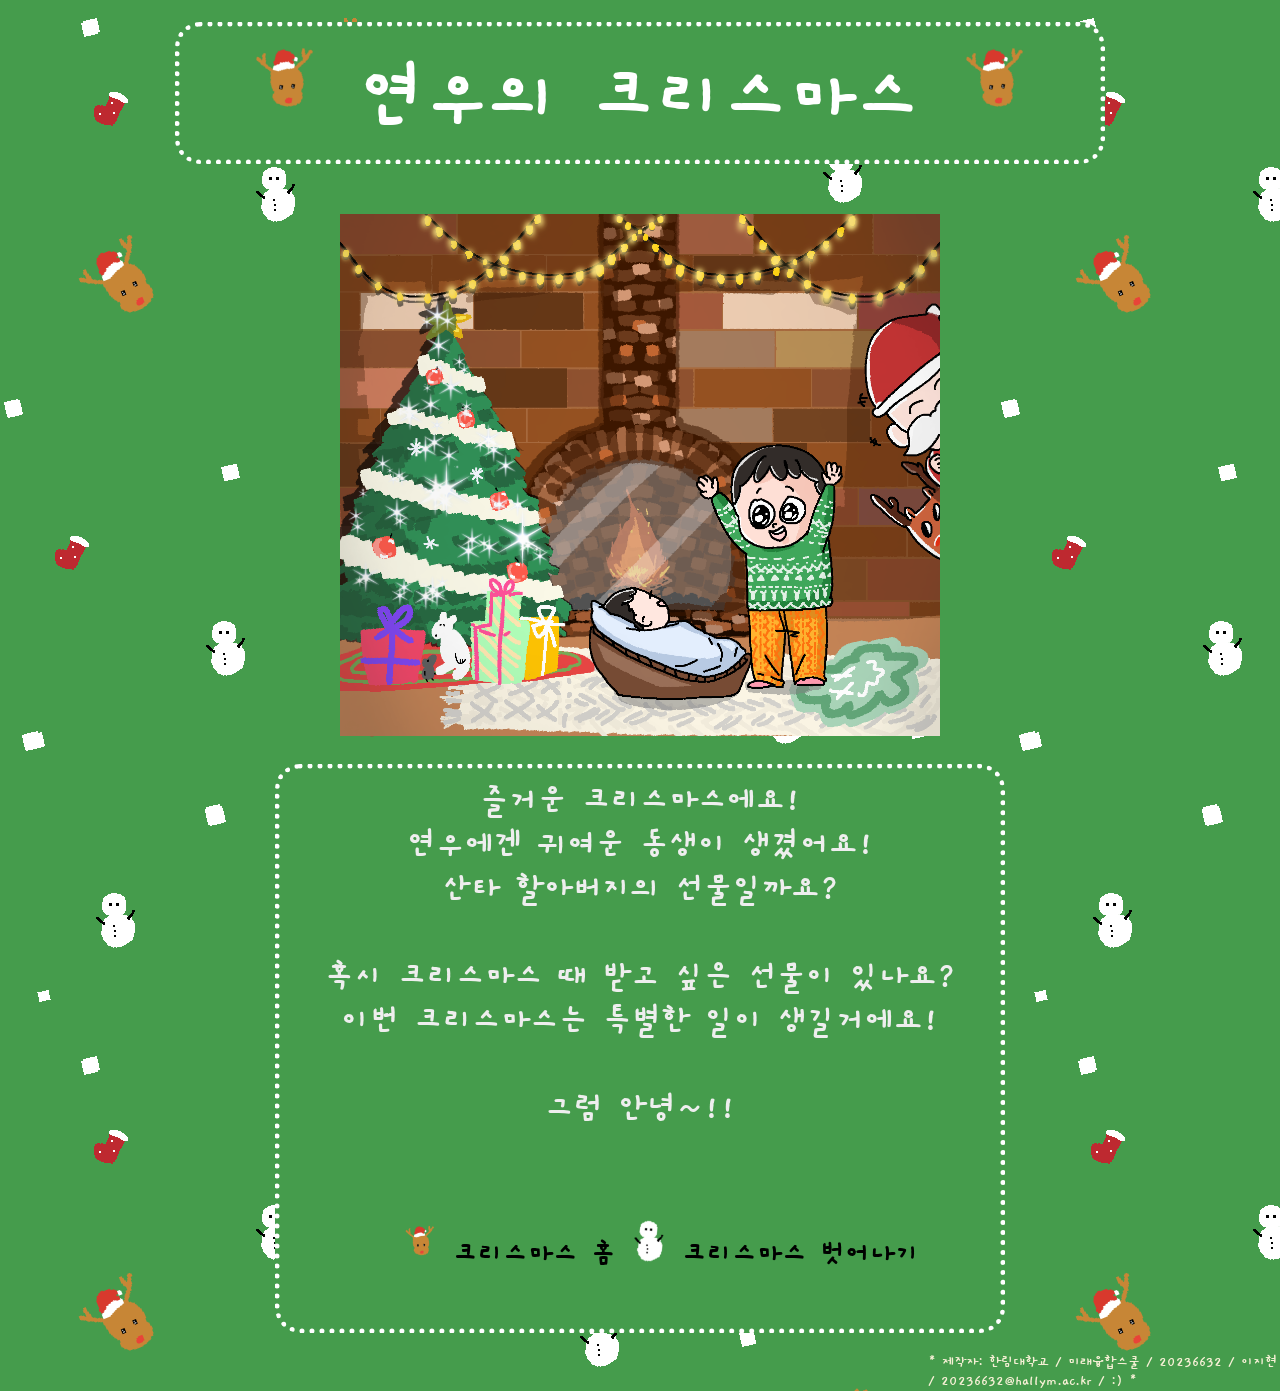
<file: webbook/special.html>
<!DOCTYPE html>
<html lang="ko">
    <head>
        <meta charset="utf-8">
        <title> 연우의 크리스마스 </title>
        <link href="special.css" rel="stylesheet" type="text/css">

        <style>
            body {
                background-image: url(img/snow_back.png);
            }
        </style>

    </head>
    <body>
        <div class="font">
            <div id="wrap">
                <div id="header">
                   <img src="img/Rudolf.png" width="80px" alt="루돌프">  연우의 크리스마스 <img src="img/Rudolf.png" width="80px" alt="루돌프">
                </div>
                <img src="img/christmars.png"  width="600px" alt="연우의 크리스마스">

                <div id="text">
                    즐거운 크리스마스에요! <br>
                    연우에겐 귀여운 동생이 생겼어요! <br>
                    산타 할아버지의 선물일까요? <br>
                    <br>
                    혹시 크리스마스 때 받고 싶은 선물이 있나요? <br>
                    이번 크리스마스는 특별한 일이 생길거에요!<br>
                    <br>
                    그럼 안녕~!!
                    <br><br>
                    <div id="menu">
                        <ul>
                            <li><a href="christmas.html"><img src="img/Rudolf.png" width="40px" alt="루돌프"> 크리스마스 홈 </a></li>
                            <li><a href="home.html"><img src="img/snowman_menu.png" width="40px" alt="눈사람"> 크리스마스 벗어나기 </a></li>
                        </ul>
                    </div>
                </div>
            </div>

            <div id="footer">
                * 제작자: 한림대학교 / 미래융합스쿨 / 20236632 / 이지현 / 20236632@hallym.ac.kr / :) *
           </div>

        </div>
        
    </body>

</html>
</file>
<file: webbook/book.css>
body {
    margin: 0;
}


@font-face {
    font-family: 'GowunBatang';
    src: url('font/GowunBatang-Regular.ttf');
    font-weight: normal;
}

@font-face {
    font-family: 'GowunBatang';
    src: url('font/GowunBatang-Bold.ttf'); 
    font-weight: bold;
}

.font {font-family: GowunBatang; }

#menu {
    float: left;
    font-size: 15px;
    font-weight: bold;
    margin-top: 90px;
    margin-bottom: 0;
    margin-left: 300px;
}

#music {
    margin-top: 80px;
    margin-left: 200px;
    margin-bottom: 1px;
    font-weight: bold;
    font-size: 17px;
    color: #328c4d;
    float: left;
}

#book {
    text-align: center;
    
}

#book_cover {
    margin-top: 10px;
}

#book_main{
    margin-top: 25px;

}

a {
    text-decoration: none;
    color: hotpink;
}

a:hover {
    color: mediumslateblue;
}

#footer {
    margin-left: 990px;
    font-size: 13px;
    color: #328c4d;
}
</file>
<file: webbook/christmas.css>
body {
    margin: 0;
}

@font-face {
    font-family: 'Gaegu';
    src: url('font/Gaegu-Regular.ttf');
    font-weight: normal;
}

@font-face {
    font-family: 'Gaegu';
    src: url('font/Gaegu-Bold.ttf'); 
    font-weight: bold;
}

@font-face {
    font-family: 'Gaegu';
    src: url('font/Gaegu-Light.ttf'); 
    font-weight: lighter;
}

@font-face {
    font-family: 'Pacifico';
    src: url('font/Pacifico-Regular.ttf');
    font-weight: normal;
}

.font {font-family: Gaegu; }

#wrap {
    margin: 0 auto;
    text-align: center;

}

#header {
    margin: 0 auto;
    margin-top: 30px;
    padding-top: 5px;
    padding-bottom: 20px;
    width: 550px;
    height: 100px;
    background-color: #f7f0d6;
    border: 5px dashed #328c4d;
}

#snow {
    position: absolute;
    top: 101%;
    left: 51%;
    transform: translate(-50%, -50%);

}

#title {
    font-family: 'Pacifico';
    font-size: 50px;
    font-weight: bold;
    color: #328c4d;
    margin-top: 20px;
}

#contents_text {
    font-size: 30px;
    font-weight: bold;
    color: #000000;
    position: absolute;
    top: 42%;
    left: 53.5%;
    transform: translate(-50%, -50%);
}

#contents_bonus {
    position: absolute;
    top: 50%;
    left: 53.5%;
    transform: translate(-50%, -50%);
}



#contents_img {
    padding-right: 60px;
}

#menu {
    margin: 0 auto;
    text-align: center;
    margin-top: 5px;
    font-weight: bold;
    font-size: 25px;
    width: 900px;
    background-color: #f7f0d6;
    border: 5px dashed #328c4d;
    
}

ul {
    list-style: none;
}

li {
    display: inline-block; 
} 

#add {
    width: 900px;
    border-top: 5px dotted #328c4d;
}

#text {
    margin-top: 26px;
    color: #000000;
}

#img {
    position: absolute;
    top: 217%;
    left: 51%;
    transform: translate(-50%, -50%);
}

#add_img {
    margin-top: 30px;
    font-size: 11px;
}

a {
    text-decoration: none;
    color: #328c4d;
}

a:hover {
    color: rgb(230, 27, 27);
}

#footer {
    margin-left: 928px;
    font-size: 15px;
    font-weight: bold;
    color: #f7f0d6;
}
/* [포트폴리오 공개본 수정] 대사를 그림 기준으로 배치해서, 화면 크기가 달라도 말풍선 안에 들어가게 함 */
#contents_img a { position: relative; display: inline-block; }
#contents_text { top: 26.6%; left: 66.1%; white-space: nowrap; font-size: 25px; }
</file>
<file: webbook/comment.css>
body {
    margin: 0;
}

@font-face {
    font-family: 'GowunBatang';
    src: url('font/GowunBatang-Regular.ttf');
    font-weight: normal;
}

@font-face {
    font-family: 'GowunBatang';
    src: url('font/GowunBatang-Bold.ttf'); 
    font-weight: bold;
}

.font {font-family: GowunBatang;}

#wrap {
    margin: 0 auto;
    text-align: center;
}

#menu {
    margin-top: 10px;
    font-weight: bold;
}

ul {
    margin: 0;
    padding: 0;
}

li {
    list-style: none;
    padding: 27px 55px;
    display: inline-block;
}

#santa {
    position: absolute;
    top: 18%;
    left: 72.5%;
    transform: translate(-50%, -50%);
}

#header {
    margin: 0 auto;
    margin-top: 20px;
    text-align: center;
    width: 700px;
    height: 170px;
    padding-top: 1px;
    background-color: #f7f0d6;
    border: 3px dashed #5487ff;
}

#text {
    margin-top: 20px;
    padding: 0;
    font-size: 20px;
    font-weight: bold;
    color: #328c4d;
}

#text_s {
    padding: 3px;
    font-size: 15px;
    color: rgb(108, 108, 108);
}

#flower {
    position: absolute;
    top: 49.5%;
    left: 50%;
    transform: translate(-50%, -50%);
}

#form {
    margin: 0 auto;
    text-align: center;
    margin-top: 30px;
    width: 700px;
    padding: 15px;
    text-align: left;
    border: 3px dashed #5487ff;
    background-color: #f7f0d6ab;
}


a {
    text-decoration: none;
    color: #328c4d;
}

a:hover {
    color: #5487ff
}

#footer {
    margin-left: 1000px;
    font-size: 13px;
    color: #328c4d;
}
</file>
<file: webbook/home.css>
body {
    margin: 0;
}

@font-face {
    font-family: 'GowunBatang';
    src: url('font/GowunBatang-Regular.ttf');
    font-weight: normal;
}

@font-face {
    font-family: 'GowunBatang';
    src: url('font/GowunBatang-Bold.ttf'); 
    font-weight: bold;
}

.font {font-family: GowunBatang; }

#wrap {
    margin: 0 auto;
    text-align: center;

}

#header {
    margin: 0 auto;
    margin-top: 30px;
    padding-top: 5px;
    padding-bottom: 20px;
    width: 550px;
    height: 100px;
    background-color: #f7f0d6;
    border-top: 5px dotted #328c4d;
    border-bottom: 5px dotted #328c4d;
}

#title {
    font-size: 40px;
    font-weight: bold;
    color: #328c4d;
    margin-top: 20px;
}

#contents_text {
    font-size: 21px;
    font-weight: bold;
    color: #000000;
    position: absolute;
    top: 41%;
    left: 55%;
    transform: translate(-50%, -50%);
}

#contents_bonus {
    font-size: 10px;
    color: #000000;
    position: absolute;
    top: 50%;
    left: 55%;
    transform: translate(-50%, -50%);
}

#menu {
    margin: 0 auto;
    text-align: center;
    margin-top: 5px;
    font-weight: bold;
    width: 900px;
    height: 700px;
    background-color: #f7f0d6;
    border: 5px dashed #328c4d;
    
}

ul {
    list-style: none;
}

li {
    display: inline-block; 
} 

#add {
    width: 900px;
    border-top: 5px dotted #328c4d;
}

#text {
    margin-top: 26px;
    color: #000000;
}


a {
    text-decoration: none;
    color: #328c4d;
}

a:hover {
    color: rgb(255, 162, 0);
}

#footer {
    margin-left: 1000px;
    font-size: 13px;
    color: #328c4d;
}
/* [포트폴리오 공개본 수정] 대사를 그림 기준으로 배치해서, 화면 크기가 달라도 말풍선 안에 들어가게 함 */
#contents_img a { position: relative; display: inline-block; }
#contents_text { top: 26.6%; left: 66.1%; white-space: nowrap; }
#contents_bonus { top: 49%; left: 66.1%; white-space: nowrap; }
</file>
<file: webbook/make.css>
body {
    margin: 0;
}

@font-face {
    font-family: 'GowunBatang';
    src: url('font/GowunBatang-Regular.ttf');
    font-weight: normal;
}

@font-face {
    font-family: 'GowunBatang';
    src: url('font/GowunBatang-Bold.ttf'); 
    font-weight: bold;
}

.font {font-family: GowunBatang;}

#wrap {
    margin: 0 auto;
    text-align: center;
}

#header {
    text-align: center;
    color: #328c4d;
}

#home_menu {
    width: 248px;
    height: 695px;
    background-color: #ffc3556d;
    font-size: 25px;
    font-weight: bold;
    float: right;
    text-align: left;
    position: fixed;
    top: 0;
    right: 0;
}

#menu {
    width: 248px;
    height: 695px;
    background-color: #ffc3556d;
    font-size: 30px;
    font-weight: bold;
    float: left;
    text-align: left;
    position: fixed;
    top: 0;
    left: 0;
}

ul {
    margin: 0;
    padding: 0;
}

li {
    list-style: none;
    padding: 10px;
    padding-top: 40px;
    padding-bottom: 40px;
}

#one {
    margin: 0 auto;
    text-align: center;
    width: 1000px;
    padding-top: 30px;
    font-size: 25px;
    border: 5px dashed #ffc355; 
}

#one_title {
    font-size: 30px;
    font-weight: bold;
    padding-bottom: 20px;
    border-bottom: 5px dashed #ffc355;
}

#two{
    margin: 0 auto;
    text-align: center;
    margin-top: 5px;
    width: 1000px;
    padding-top: 30px;
    font-size: 25px;
    background-color: #f7f0d6bd;
    border: 5px dashed hotpink;
}

#two_title {
    font-size: 30px;
    font-weight: bold;
    padding-bottom: 20px;
    border-bottom: 5px dashed hotpink;
}

#two_text {
    font-size: 20px;
    font-weight: bold;
    color: #000;
    padding: 30px;
    text-align: left;
}

#three {
    margin: 0 auto;
    text-align: center;
    margin-top: 5px;
    width: 1000px;
    padding-top: 30px;
    font-size: 25px;
    background-color: #f7f0d6bd;
    border: 5px dashed rgb(105, 143, 255);
}

#three_title {
    font-size: 30px;
    font-weight: bold;
    padding-bottom: 20px;
    border-bottom: 5px dashed rgb(105, 143, 255);
}

#three_text {
    font-weight: bold;
    padding: 20px 0;

}

a {
    text-decoration: none;
    color: #328c4d;
}

a:hover {
    color: hotpink;
}

#footer {
    margin-left: 1000px;
    font-size: 13px;
    color: #328c4d;
}
</file>
<file: webbook/special.css>
body {
    margin: 0;
}

@font-face {
    font-family: 'Gaegu';
    src: url('font/Gaegu-Regular.ttf');
    font-weight: normal;
}

@font-face {
    font-family: 'Gaegu';
    src: url('font/Gaegu-Bold.ttf'); 
    font-weight: bold;
}

@font-face {
    font-family: 'Gaegu';
    src: url('font/Gaegu-Light.ttf'); 
    font-weight: lighter;
}

@font-face {
    font-family: 'Pacifico';
    src: url('font/Pacifico-Regular.ttf');
    font-weight: normal;
}

.font {font-family: Gaegu; }

#wrap {
    margin: 0 auto;
    text-align: center;
}

#header {
    margin: 0 auto;
    background-color: #459c4c;
    margin-top: 22px;
    margin-bottom: 50px;
    padding: 10px;
    color: #ffffff;
    font-size: 80px;
    font-weight: bold;
    width: 900px;
    border-radius: 25px;
    border: 5px dotted #ffffff;
}

#text {
    margin: 0 auto;
    background-color: #459c4c;
    margin-top: 22px;
    margin-bottom: 20px;
    padding: 10px;
    color: #eeeeee;
    font-size: 35px;
    font-weight: bold;
    width: 700px;
    border-radius: 25px;
    border: 5px dotted #ffffff;
}

#menu {
    font-size: 30px;
    color: black;
    padding: 15px;
}

#footer {
    margin-left: 928px;
    font-size: 15px;
    font-weight: bold;
    color: #f7f0d6;
}

li {
    list-style: none;
    display: inline;
}

a {
    text-decoration: none;
    color: #000000;
}

a:hover {
    color: rgb(255, 255, 255);
}
</file>
